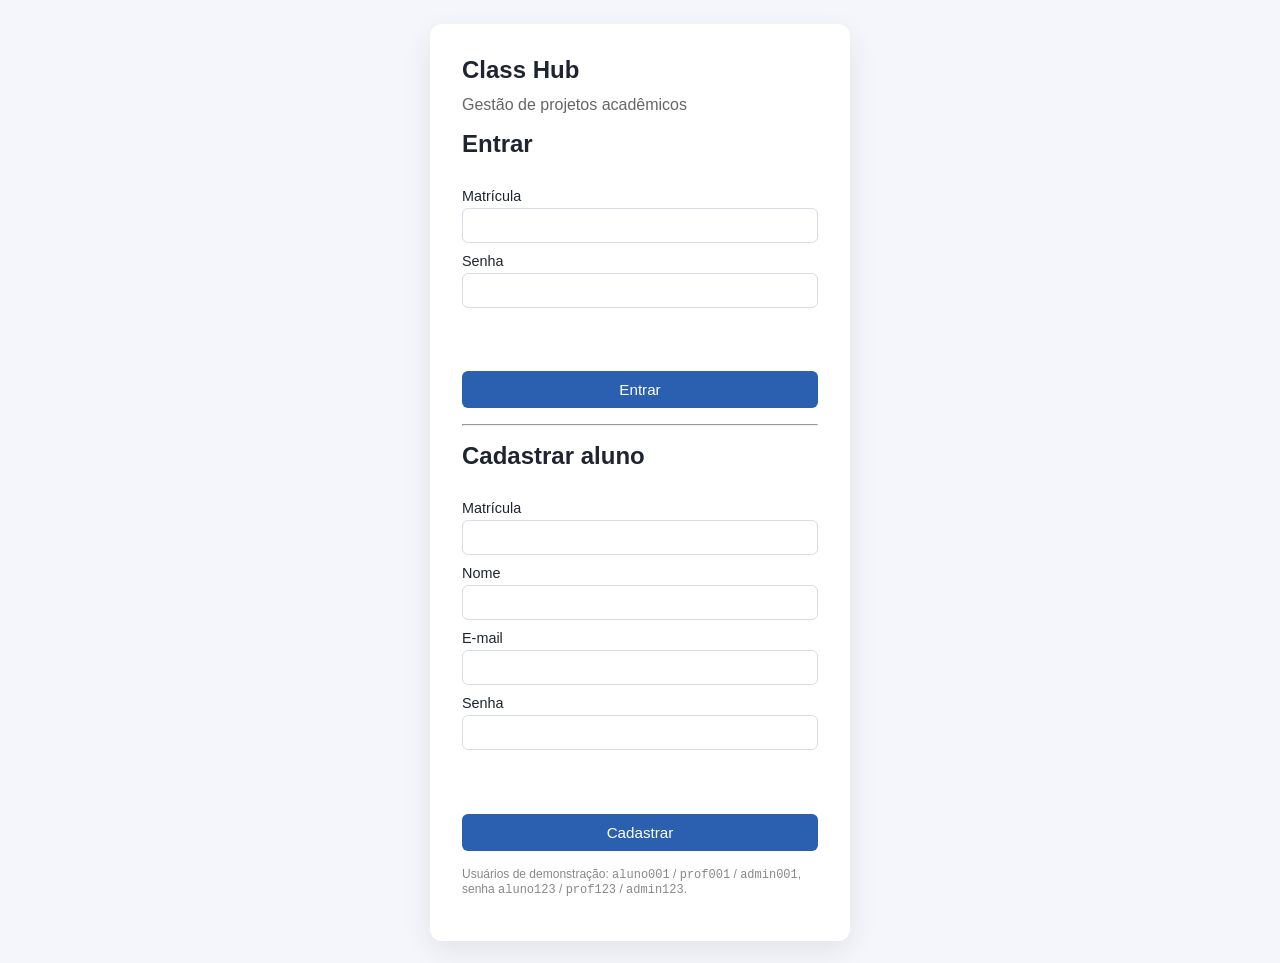
<file: frontend/index.html>
<!DOCTYPE html>
<html lang="pt-BR">
<head>
    <meta charset="UTF-8" />
    <meta name="viewport" content="width=device-width, initial-scale=1.0" />
    <title>Class Hub — Entrar</title>
    <link rel="stylesheet" href="css/styles.css" />
</head>
<body>
<main class="auth-page">
    <section class="auth-card">
        <h1>Class Hub</h1>
        <p class="subtitulo">Gestão de projetos acadêmicos</p>

        <form id="form-login" class="formulario">
            <h2>Entrar</h2>
            <label>Matrícula
                <input type="text" id="login-matricula" required />
            </label>
            <label>Senha
                <input type="password" id="login-senha" required />
            </label>
            <p id="login-erro" class="msg erro"></p>
            <button type="submit">Entrar</button>
        </form>

        <hr />

        <form id="form-registro" class="formulario">
            <h2>Cadastrar aluno</h2>
            <label>Matrícula
                <input type="text" id="reg-matricula" required />
            </label>
            <label>Nome
                <input type="text" id="reg-nome" required />
            </label>
            <label>E-mail
                <input type="email" id="reg-email" required />
            </label>
            <label>Senha
                <input type="password" id="reg-senha" required />
            </label>
            <p id="registro-msg" class="msg"></p>
            <button type="submit">Cadastrar</button>
        </form>

        <p class="dica">Usuários de demonstração: <code>aluno001</code> / <code>prof001</code> / <code>admin001</code>, senha <code>aluno123</code> / <code>prof123</code> / <code>admin123</code>.</p>
    </section>
</main>
<script src="js/api.js"></script>
<script src="js/login.js"></script>
</body>
</html>
</file>
<file: frontend/css/styles.css>
:root {
    color-scheme: light;
    --cor-primaria: #2b5fb0;
    --cor-primaria-escura: #1d4080;
    --cor-fundo: #f4f6fb;
    --cor-texto: #1f2430;
    --cor-borda: #d7dce5;
    --cor-erro: #c0392b;
    --cor-sucesso: #1e8449;
}

* {
    box-sizing: border-box;
}

body {
    margin: 0;
    font-family: "Segoe UI", Arial, sans-serif;
    background: var(--cor-fundo);
    color: var(--cor-texto);
}

h1, h2, h3 {
    margin-top: 0;
}

.auth-page {
    min-height: 100vh;
    display: flex;
    align-items: center;
    justify-content: center;
    padding: 24px;
}

.auth-card {
    background: #fff;
    border-radius: 12px;
    padding: 32px;
    max-width: 420px;
    width: 100%;
    box-shadow: 0 10px 30px rgba(0, 0, 0, 0.08);
}

.subtitulo {
    color: #666;
    margin-top: -8px;
}

.formulario {
    display: flex;
    flex-direction: column;
    gap: 10px;
    margin: 16px 0;
}

.formulario label {
    display: flex;
    flex-direction: column;
    gap: 4px;
    font-size: 0.9rem;
}

input, select, textarea {
    padding: 8px 10px;
    border-radius: 6px;
    border: 1px solid var(--cor-borda);
    font-size: 0.95rem;
}

button {
    background: var(--cor-primaria);
    color: #fff;
    border: none;
    border-radius: 6px;
    padding: 10px 14px;
    font-size: 0.95rem;
    cursor: pointer;
}

button:hover {
    background: var(--cor-primaria-escura);
}

button.secundario {
    background: #eef1f7;
    color: var(--cor-texto);
}

.msg {
    min-height: 1.2em;
    font-size: 0.85rem;
}

.msg.erro {
    color: var(--cor-erro);
}

.msg.sucesso {
    color: var(--cor-sucesso);
}

.dica {
    font-size: 0.75rem;
    color: #888;
}

/* App layout */
.app-header {
    display: flex;
    justify-content: space-between;
    align-items: center;
    padding: 14px 24px;
    background: var(--cor-primaria);
    color: #fff;
}

.app-header .usuario-info {
    display: flex;
    gap: 12px;
    align-items: center;
}

.badge-role {
    background: rgba(255, 255, 255, 0.2);
    padding: 2px 10px;
    border-radius: 999px;
    font-size: 0.75rem;
    text-transform: uppercase;
}

.app-nav {
    display: flex;
    gap: 8px;
    padding: 12px 24px;
    background: #fff;
    border-bottom: 1px solid var(--cor-borda);
    flex-wrap: wrap;
}

.app-nav button {
    background: #eef1f7;
    color: var(--cor-texto);
}

.app-nav button.ativo {
    background: var(--cor-primaria);
    color: #fff;
}

.app-main {
    padding: 24px;
    max-width: 1100px;
    margin: 0 auto;
}

.secao {
    display: none;
}

.secao.visivel {
    display: block;
}

.cartao {
    background: #fff;
    border: 1px solid var(--cor-borda);
    border-radius: 10px;
    padding: 16px;
    margin-bottom: 16px;
}

.grid-cartoes {
    display: grid;
    grid-template-columns: repeat(auto-fit, minmax(220px, 1fr));
    gap: 12px;
}

table {
    width: 100%;
    border-collapse: collapse;
    margin-top: 8px;
}

th, td {
    text-align: left;
    padding: 8px;
    border-bottom: 1px solid var(--cor-borda);
    font-size: 0.9rem;
}

.tag {
    display: inline-block;
    padding: 2px 8px;
    border-radius: 999px;
    font-size: 0.75rem;
    background: #eef1f7;
}

.tag.APROVADA { background: #e3f7e9; color: var(--cor-sucesso); }
.tag.REPROVADA { background: #fbe7e4; color: var(--cor-erro); }
.tag.PENDENTE { background: #fff6e0; color: #8a6d00; }
</file>
